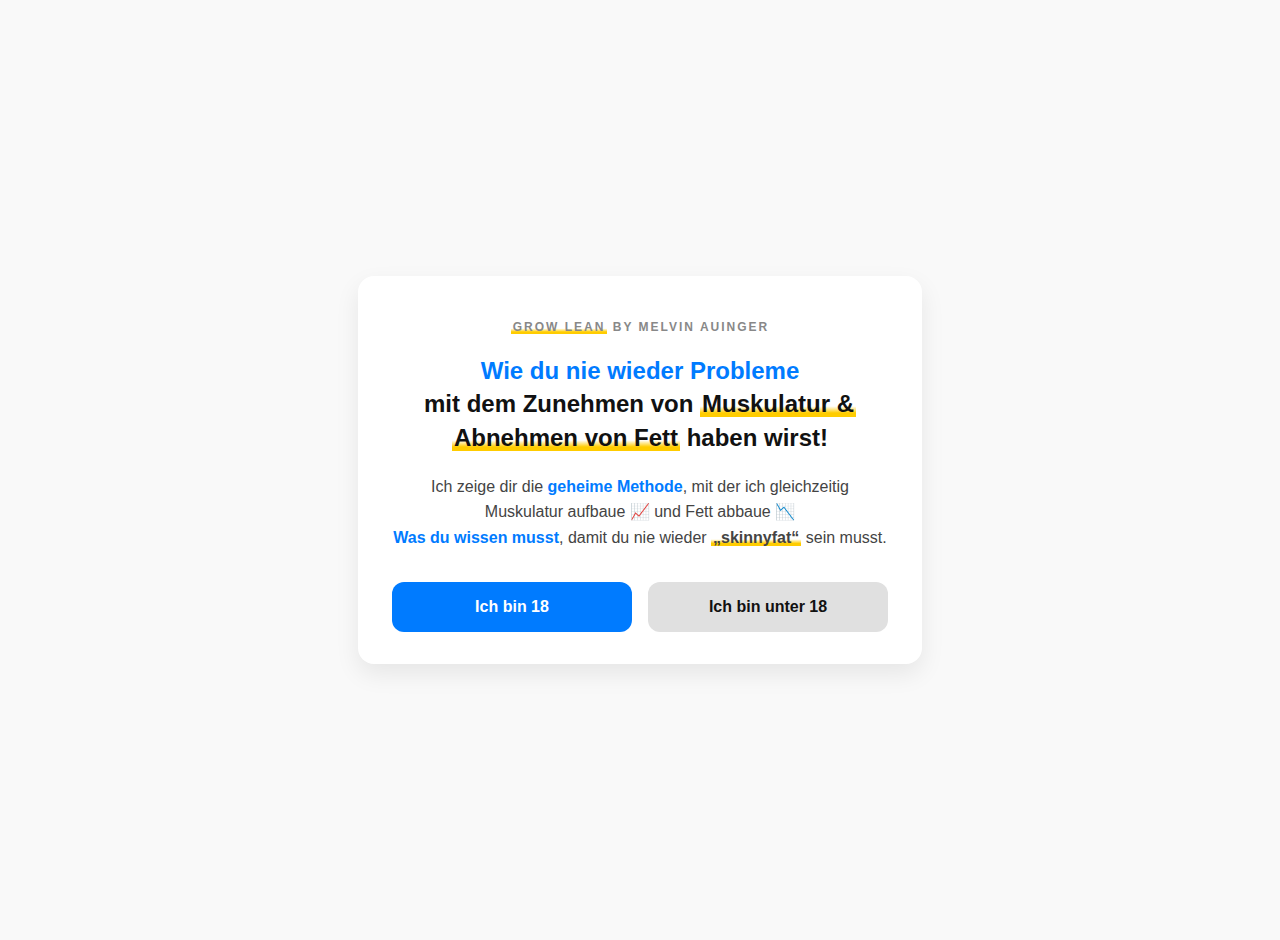
<file: index.html>
<!DOCTYPE html>
<html lang="de">
<head>
  <meta charset="UTF-8" />
  <meta name="viewport" content="width=device-width, initial-scale=1.0" />
  <title>Grow Lean</title>
  <style>
    body {
      margin: 0;
      font-family: 'Helvetica Neue', sans-serif;
      background-color: #f9f9f9;
      color: #111;
      display: flex;
      justify-content: center;
      align-items: center;
      min-height: 100vh;
      padding: 20px;
    }

    .container {
      background-color: white;
      padding: 2rem;
      border-radius: 16px;
      max-width: 500px;
      width: 100%;
      box-shadow: 0 10px 25px rgba(0, 0, 0, 0.08);
      text-align: center;
    }

    .label {
      font-size: 0.75rem;
      letter-spacing: 2px;
      font-weight: bold;
      color: #888;
      margin-bottom: 1rem;
    }

    h2 {
      font-size: 1.5rem;
      font-weight: 700;
      margin-bottom: 1.2rem;
      line-height: 1.4;
    }

    .highlight {
      color: #007bff;
      font-weight: bold;
    }

    .small-text {
      font-size: 1rem;
      line-height: 1.6;
      margin-bottom: 2rem;
      color: #444;
    }

    .button-group {
      display: flex;
      flex-direction: column;
      gap: 1rem;
    }

    .button {
      padding: 1rem;
      border: none;
      border-radius: 12px;
      font-size: 1rem;
      font-weight: 600;
      cursor: pointer;
      transition: background 0.3s ease;
    }

    .primary {
      background-color: #007bff;
      color: white;
    }

    .primary:hover {
      background-color: #0056b3;
    }

    .secondary {
      background-color: #e0e0e0;
      color: #111;
    }

    .secondary:hover {
      background-color: #ffcc00;
    }

  .marker-underline {
  background: linear-gradient(to top, #ffcc00 15%, transparent 40%);
  font-weight: bold;
  padding: 0 2px;
  display: inline;
  box-decoration-break: clone;
  -webkit-box-decoration-break: clone;


    }

    @media (min-width: 480px) {
      .button-group {
        flex-direction: row;
        justify-content: center;
      }

      .button {
        width: 48%;
      }
    }
  </style>

</head>
<body>
  <div class="container">
    <p class="label"><span class="marker-underline">GROW LEAN</span> BY MELVIN AUINGER</p>

    <h2>
      <span class="highlight">Wie du nie wieder Probleme</span><br />
      mit dem Zunehmen von <span class="marker-underline">Muskulatur & Abnehmen von Fett</span> haben wirst!
    </h2>

    <p class="small-text">
      Ich zeige dir die <span class="highlight">geheime Methode</span>, mit der ich gleichzeitig Muskulatur aufbaue 📈 und Fett abbaue 📉 <br />
      <span class="highlight">Was du wissen musst</span>, damit du nie wieder <span class="marker-underline">„skinnyfat“</span> sein musst.
    </p>

    <div class="button-group">
      <button class="button primary" onclick="window.location.href='/login/login.html'">Ich bin 18</button>
      <button class="button secondary" onclick="window.location.href='/intro/video-under-age.html'">Ich bin unter 18</button>
    </div>
  </div>
</body>
</html>
</file>
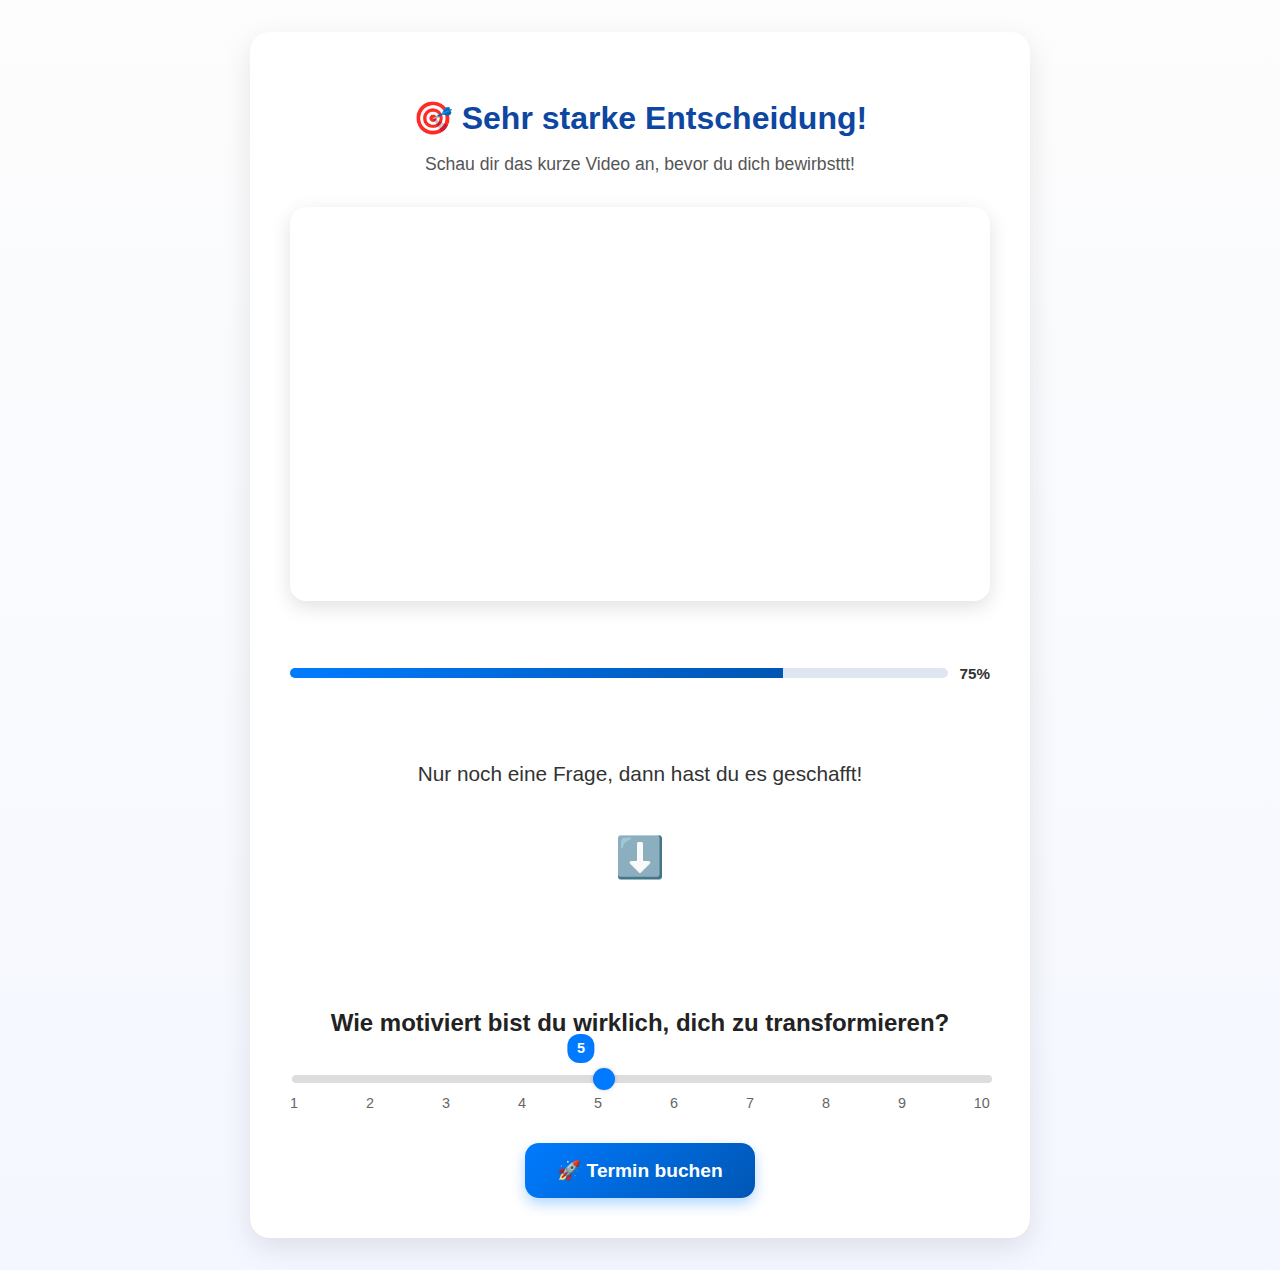
<file: call-screen/call-screen.html>
<!DOCTYPE html>
<html lang="de">
<head>
  <meta charset="UTF-8" />
  <meta name="viewport" content="width=device-width, initial-scale=1.0" />
  <title>Transformation Challenge</title>
  <style>
    body { 
  margin: 0;
  font-family: 'Helvetica Neue', sans-serif;
  background: linear-gradient(to bottom, #fdfdfd, #f4f7ff);
  color: #111;
  display: flex;
  justify-content: center;
  align-items: flex-start;
  padding: 2rem;
  min-height: 100vh;
}

.container {
  background-color: #fff;
  padding: 2.5rem;
  border-radius: 20px;
  max-width: 700px;
  width: 100%;
  box-shadow: 0 10px 30px rgba(0, 0, 0, 0.1);
  animation: fadeIn 0.6s ease;
}

@keyframes fadeIn {
  from { opacity: 0; transform: translateY(20px); }
  to { opacity: 1; transform: translateY(0); }
}

h2.headline {
  text-align: center;
  font-size: 2rem;
  margin-bottom: 0.5rem;
  color: #0d47a1;
}

.subline {
  text-align: center;
  font-size: 1.1rem;
  color: #555;
  margin-bottom: 2rem;
}

.video-container {
  position: relative;
  padding-bottom: 56.25%;
  height: 0;
  margin-bottom: 2rem;
  border-radius: 16px;
  overflow: hidden;
  box-shadow: 0 6px 20px rgba(0, 0, 0, 0.12);
}

.video-container iframe {
  position: absolute;
  top: 0;
  left: 0;
  width: 100%;
  height: 100%;
}

/* >>>>> NEU EINGEFÜGT <<<<< */
.motiv-intro {
  text-align: center;
  font-size: 1.3rem;
  color: #333;
  margin: 5rem 0 2rem;
  font-weight: 500;
}
/* >>>>> ENDE <<<<< */
.down-arrow {
  text-align: center;
  font-size: 2.5rem;
  margin: 3rem 0;
  animation: bounce 1.5s infinite;
}

/* Kleine Bounce-Animation für den Pfeil */
@keyframes bounce {
  0%, 100% { transform: translateY(0); }
  50% { transform: translateY(8px); }
}

.question {
  text-align: center;
  font-size: 1.5rem;
  color: #222;
   margin-top: 8rem; 
  margin-bottom: 2rem;
}

.slider-wrapper {
  position: relative;
  margin: 2rem 0;
}

input[type="range"] {
  width: 100%;
  -webkit-appearance: none;
  background: #ddd;
  height: 8px;
  border-radius: 4px;
  outline: none;
}

input[type="range"]::-webkit-slider-thumb {
  -webkit-appearance: none;
  appearance: none;
  width: 22px;
  height: 22px;
  border-radius: 50%;
  background: #007bff;
  cursor: pointer;
  box-shadow: 0 0 4px rgba(0,0,0,0.2);
  transition: background 0.3s;
}

.value-bubble {
  position: absolute;
  top: -35px;
  background-color: #007bff;
  color: white;
  padding: 0.4rem 0.6rem;
  border-radius: 12px;
  font-size: 0.9rem;
  font-weight: bold;
  transform: translateX(-50%);
  white-space: nowrap;
}

.range-labels {
  display: flex;
  justify-content: space-between;
  font-size: 0.9rem;
  color: #666;
  margin-top: 0.5rem;
}

.main-button {
  display: block;
  width: fit-content;
  margin: 2rem auto 0;
  padding: 1rem 2rem;
  font-size: 1.2rem;
  font-weight: bold;
  color: white;
  background: linear-gradient(135deg, #007bff, #0056b3);
  border: none;
  border-radius: 14px;
  text-decoration: none;
  text-align: center;
  box-shadow: 0 6px 14px rgba(0, 123, 255, 0.3);
  transition: background 0.3s ease, transform 0.2s;
}

.main-button:hover {
  background: linear-gradient(135deg, #0056b3, #003d80);
  transform: translateY(-2px);
}

/* Mobile Optimierung */
@media (max-width: 600px) {
  body {
    padding: 1rem;
  }

  .container {
    padding: 1.5rem;
    border-radius: 12px;
  }

  h2.headline {
    font-size: 1.8rem;
  }

  .question {
    font-size: 1.4rem;
  }

  .main-button {
    font-size: 1rem;
    padding: 0.8rem 1.5rem;
  }
}
.section-divider {
  margin: 4rem auto 2rem;
  width: 60%;
  border: none;
  border-top: 2px solid #e0e6f0;
}
.progress-bar-container {
  display: flex;
  align-items: center;
  gap: 0.75rem;
  margin: 4rem 0 2rem;
}

.progress-bar-wrapper {
  flex-grow: 1;
  height: 10px;
  background-color: #e0e6f0;
  border-radius: 20px;
  overflow: hidden;
}

.progress-bar-fill {
  width: 75%;
  height: 100%;
  background: linear-gradient(90deg, #007bff, #0056b3);
  transition: width 0.4s ease;
}

.progress-label-side {
  font-size: 0.95rem;
  font-weight: 600;
  color: #333;
}
  </style>
</head>
<body>
  <div class="container">
    <div class="text-block">
      <h2 class="headline">🎯 Sehr starke Entscheidung!</h2>
      <p class="subline">Schau dir das kurze Video an, bevor du dich bewirbsttt!</p>
    </div>

    <div class="video-container">
      <iframe src="https://www.youtube.com/embed/z0kg22h94kE"
              frameborder="0"
              allow="accelerometer; autoplay; clipboard-write; encrypted-media; gyroscope; picture-in-picture"
              allowfullscreen></iframe>
    </div>
<div class="progress-bar-container">
  <div class="progress-bar-wrapper">
    <div class="progress-bar-fill"></div>
  </div>
  <div class="progress-label-side">75%</div>
</div>



<p class="motiv-intro">Nur noch eine Frage, dann hast du es geschafft!</p>


<div class="down-arrow">⬇️</div> <!-- NEU: Pfeil nach unten -->



    <h2 class="question">Wie motiviert bist du wirklich, dich zu transformieren?</h2>

    <div class="slider-wrapper">
      <div class="value-bubble" id="valueBubble">5</div>
      <input type="range" id="motivationSlider" min="1" max="10" value="5" />
      <div class="range-labels">
        <span>1</span>
        <span>2</span>
        <span>3</span>
        <span>4</span>
        <span>5</span>
        <span>6</span>
        <span>7</span>
        <span>8</span>
        <span>9</span>
        <span>10</span>
      </div>
    </div>

    <a href="https://calendly.com/auingermelvin" target="_blank" class="main-button">🚀 Termin buchen</a>
  </div>

  <script>
    const slider = document.getElementById("motivationSlider");
    const bubble = document.getElementById("valueBubble");

    function setBubble(val) {
      const percent = (val - slider.min) / (slider.max - slider.min);
      bubble.style.left = `calc(${percent * 100}% - 20px)`;
      bubble.textContent = val;
    }

    slider.addEventListener("input", () => {
      setBubble(slider.value);
    });

    setBubble(slider.value);
  </script>
</body>
</html>
</file>
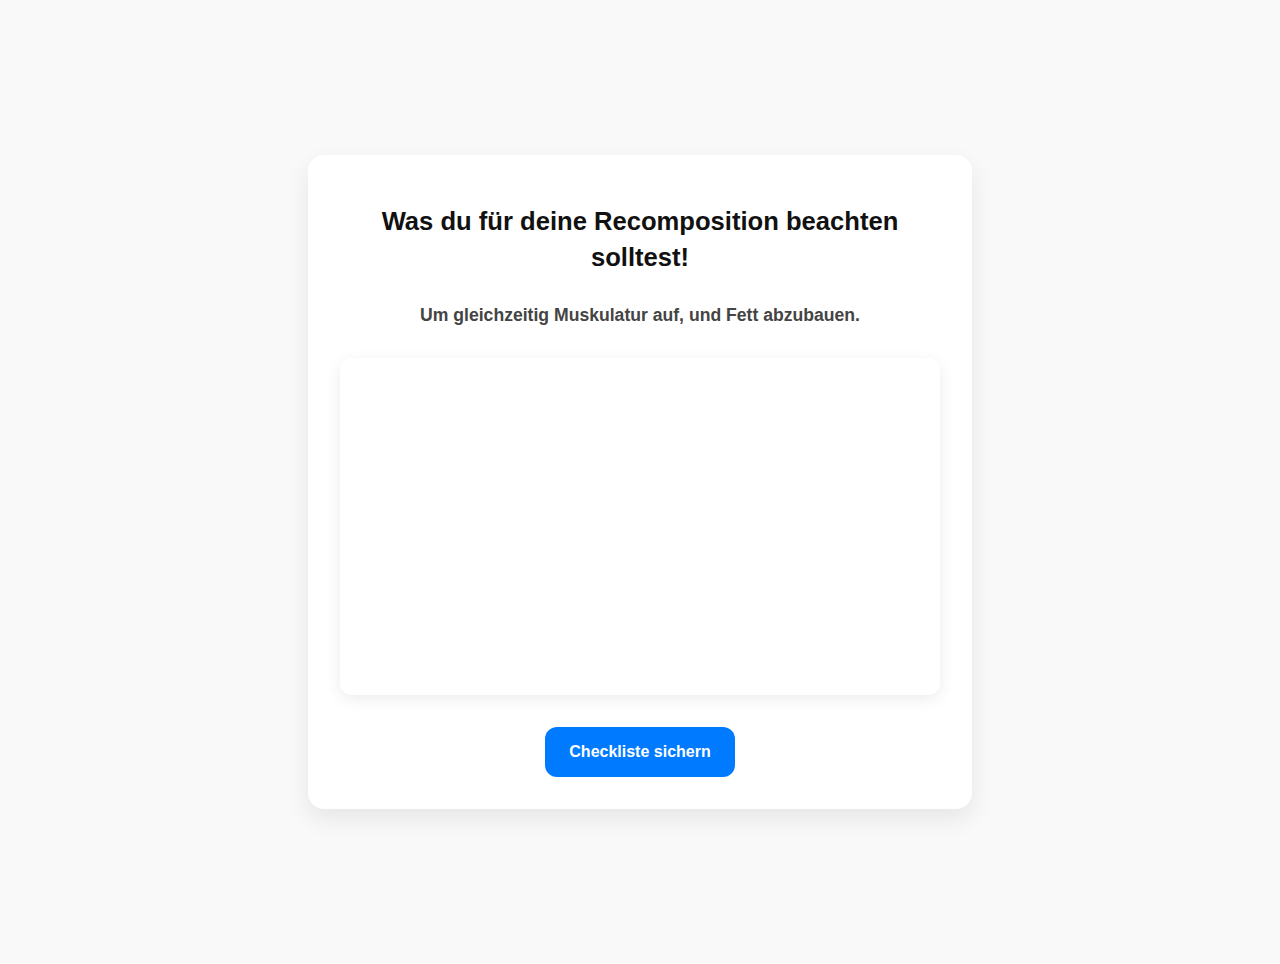
<file: intro/video-under-age.html>
<!DOCTYPE html>
<html lang="de">
<head>
  <meta charset="UTF-8">
  <meta name="viewport" content="width=device-width, initial-scale=1.0">
  <title>Hardgainer Tipps</title>
  <link rel="stylesheet" href="video-under-age.css">
</head>
<body>
  <div class="container">
    <h1>Was du für deine Recomposition beachten solltest!</h1>
    <h5>Um gleichzeitig Muskulatur auf, und Fett abzubauen.</h5>
    
    <div class="video-container">
      <iframe src="https://www.youtube.com/embed/9CZzrJqiwKE" 
              title="YouTube video player" 
              frameborder="0" 
              allowfullscreen></iframe>
    </div>

    <button class="button" onclick="window.open('https://docs.google.com/forms/d/e/1FAIpQLSdXfo77IGzvIuUg290-W0bgFgrVyd3P8Kt0yi4stIqy9mylPw/viewform?usp=dialog', '_blank')">
    Checkliste sichern
  </button>

  </div>
</body>
</html>
</file>
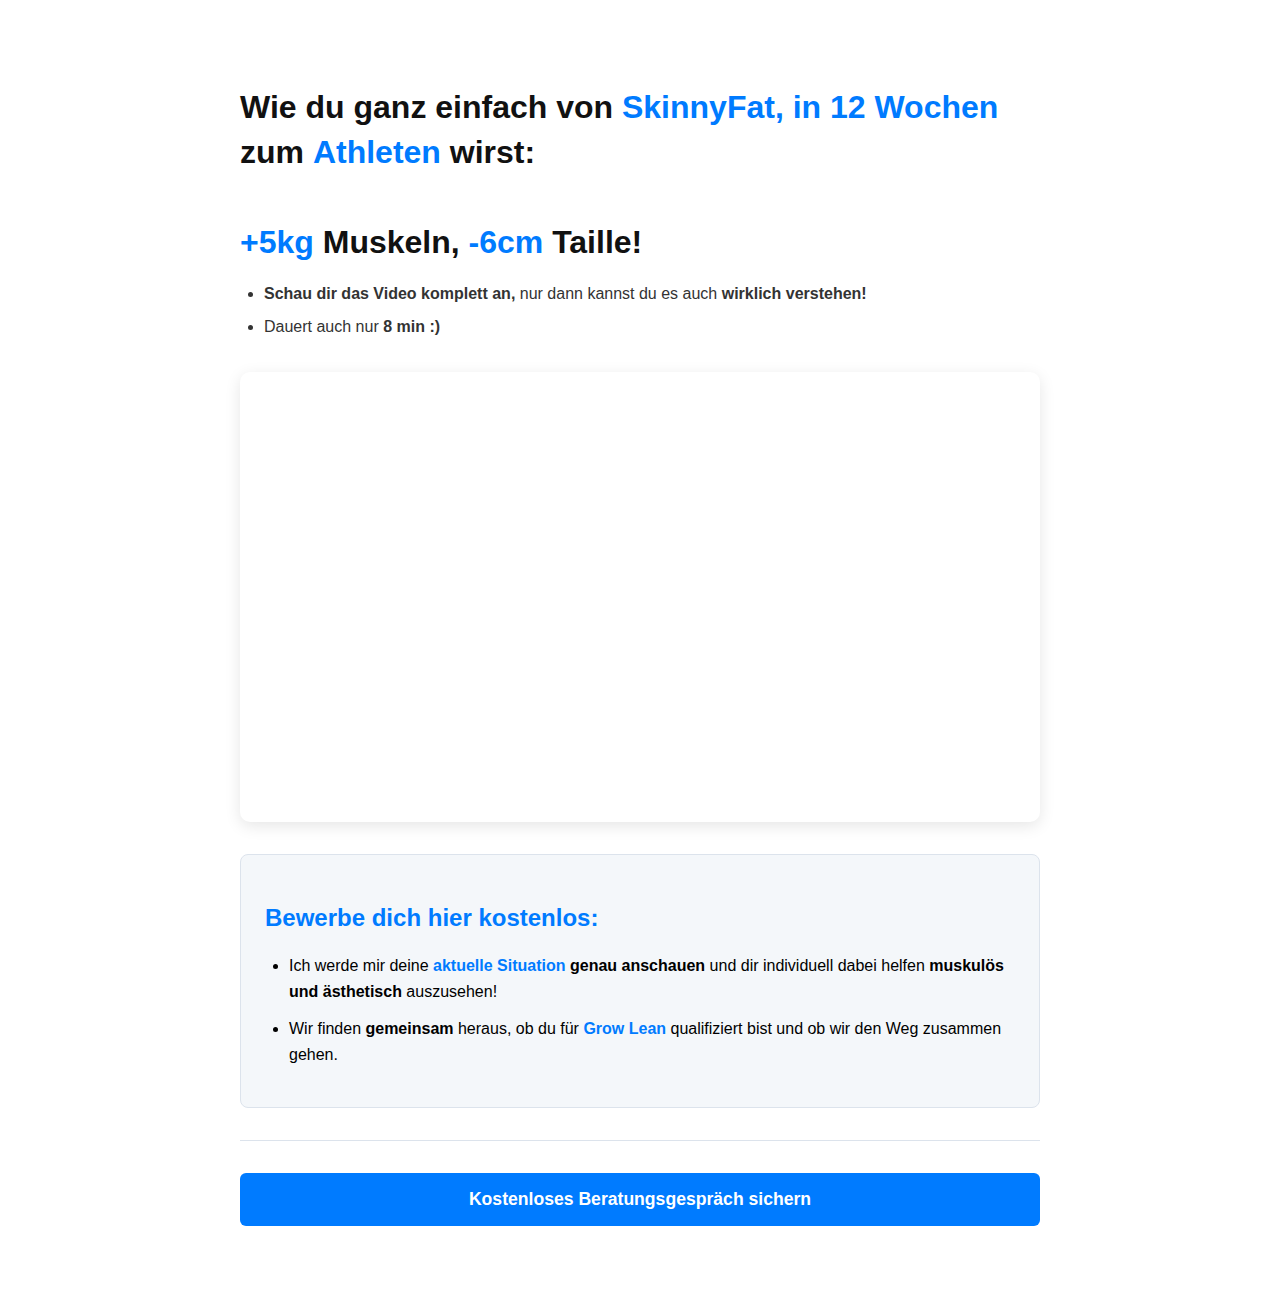
<file: mainvideo/mainvideo-screen.html>
<!DOCTYPE html>
<html lang="de">
<head>
    <meta charset="UTF-8" />
    <meta name="viewport" content="width=device-width, initial-scale=1.0" />
    <title>Growth System Methode</title>
    <link rel="stylesheet" href="mainvideo-screen.css" />
</head>
<body>
    <div class="container">
        <header>
            <h1>
                <span class="bold">Wie du ganz einfach von </span>
                <span class="highlight">SkinnyFat,</span>
                <span class="highlight">in 12 Wochen</span>
                <span class="bold">zum </span>
                <span class="highlight">Athleten</span>
                <span class="bold"> wirst:</span><br><br>
                <span class="highlight">+5kg</span>
                <span class="bold"> Muskeln, </span>
                <span class="highlight">-6cm</span>
                <span class="bold"> Taille!</span>
            </h1>

            <ul class="intro-list">
                <li><span class="bold">Schau dir das Video komplett an,</span> nur dann kannst du es auch <span class="bold">wirklich verstehen!</span></li>
                <li>Dauert auch nur <span class="bold">8 min :)</span></li>
            </ul>

            <div class="video-container">
                <iframe
                    src="https://www.youtube.com/embed/BQern5aj8Do?rel=0"
                    frameborder="0"
                    allow="accelerometer; autoplay; clipboard-write; encrypted-media; gyroscope; picture-in-picture"
                    allowfullscreen>
                </iframe>
            </div>
        </header>

        <section class="application">
            <h2><span class="highlight">Bewerbe dich hier kostenlos:</span></h2>
            <ul>
                <li>Ich werde mir deine <span class="highlight">aktuelle Situation</span> <span class="bold">genau anschauen</span> und dir individuell dabei helfen <span class="bold">muskulös und ästhetisch</span> auszusehen!</li>
                <li>Wir finden <span class="bold">gemeinsam</span> heraus, ob du für <span class="highlight">Grow Lean</span> qualifiziert bist und ob wir den Weg zusammen gehen.</li>
            </ul>
        </section>

        <div class="divider"></div>

        <button class="apply-button" onclick="window.location.href='/funnel/call-screen/call-screen.html'">
            Kostenloses Beratungsgespräch sichern
        </button>
    </div>
</body>
</html>
</file>
<file: intro/video-under-age.css>
body {
  margin: 0;
  padding: 2rem;
  font-family: 'Helvetica Neue', sans-serif;
  background-color: #f9f9f9;
  color: #111;
  display: flex;
  justify-content: center;
  align-items: center;
  min-height: 100vh;
}

.container {
  background-color: #ffffff;
  padding: 2rem;
  border-radius: 16px;
  max-width: 600px;
  width: 100%;
  text-align: center;
  box-shadow: 0 10px 25px rgba(0, 0, 0, 0.08);
}

h1 {
  font-size: 1.6rem;
  margin-bottom: 1rem;
  line-height: 1.4;
}

h5 {
  font-size: 1.1rem;
  color: #444;
  margin-bottom: 2rem;
  font-weight: 600;
}

.highlight {
  color: #007bff;
  font-weight: bold;
}

.video-container {
  position: relative;
  padding-bottom: 56.25%;
  height: 0;
  margin-bottom: 2rem;
  border-radius: 12px;
  overflow: hidden;
  box-shadow: 0 4px 16px rgba(0, 0, 0, 0.08);
}

.video-container iframe {
  position: absolute;
  top: 0;
  left: 0;
  width: 100%;
  height: 100%;
  border: none;
}

.button {
  background-color: #007bff;
  color: #fff;
  border: none;
  padding: 1rem 1.5rem;
  font-size: 1rem;
  border-radius: 12px;
  font-weight: 600;
  cursor: pointer;
  transition: background-color 0.3s ease;
}

.button:hover {
  background-color: #0056b3;
}

/* Mobile */
@media (max-width: 480px) {
  .container {
    padding: 1.5rem;
  }

  h1 {
    font-size: 1.4rem;
  }

  h5 {
    font-size: 1rem;
  }

  .button {
    font-size: 0.95rem;
    padding: 0.9rem 1.2rem;
  }
}
</file>
<file: mainvideo/mainvideo-screen.css>
/* Allgemeine Stile */
body {
    font-family: 'Segoe UI', sans-serif;
    background-color: #ffffff;
    color: #111111;
    margin: 0;
    padding: 2rem;
    line-height: 1.6;
}

.container {
    max-width: 800px;
    margin: 0 auto;
    padding: 2rem;
}

/* Header */
header h1 {
    font-size: 2rem;
    margin-bottom: 1rem;
    line-height: 1.4;
}

.highlight {
    color: #007bff;
    font-weight: 600;
}

.bold {
    font-weight: 700;
}

.intro-list {
    padding-left: 1.5rem;
    margin-bottom: 2rem;
}

.intro-list li {
    margin-bottom: 0.5rem;
    color: #333333;
    font-size: 16px;
}

/* Video */
.video-container {
    position: relative;
    width: 100%;
    padding-bottom: 56.25%;
    height: 0;
    overflow: hidden;
    border-radius: 10px;
    box-shadow: 0 4px 16px rgba(0, 0, 0, 0.1);
    margin-top: 1rem;
}

.video-container iframe {
    position: absolute;
    top: 0;
    left: 0;
    width: 100%;
    height: 100%;
    border: none;
}

/* Bewerbungsbereich */
.application {
    background-color: #f4f7fa;
    padding: 1.5rem;
    border-radius: 8px;
    border: 1px solid #dce3ec;
    margin-top: 2rem;
    margin-bottom: 2rem;
}

.application h2 {
    font-size: 1.5rem;
    margin-bottom: 1rem;
}

.application ul {
    padding-left: 1.5rem;
}

.application li {
    margin-bottom: 0.75rem;
    font-size: 16px;
    color: #000000;
}

/* Divider */
.divider {
    height: 1px;
    background-color: #dce3ec;
    margin: 2rem 0;
}

/* Button */
.apply-button {
    display: block;
    width: 100%;
    padding: 1rem;
    background-color: #007bff;
    color: #ffffff;
    border: none;
    border-radius: 6px;
    font-size: 1.1rem;
    font-weight: bold;
    cursor: pointer;
    transition: background-color 0.3s ease;
}

.apply-button:hover {
    background-color: #0056b3;
}

/* Responsive */
@media (max-width: 480px) {
    body {
        padding: 1rem;
    }

    .container {
        padding: 1rem;
    }

    header h1 {
        font-size: 1.5rem;
    }

    .intro-list li,
    .application li {
        font-size: 14px;
    }

    .application {
        padding: 1rem;
    }

    .application h2 {
        font-size: 1.2rem;
    }

    .apply-button {
        padding: 0.9rem;
        font-size: 1rem;
    }
}
</file>
